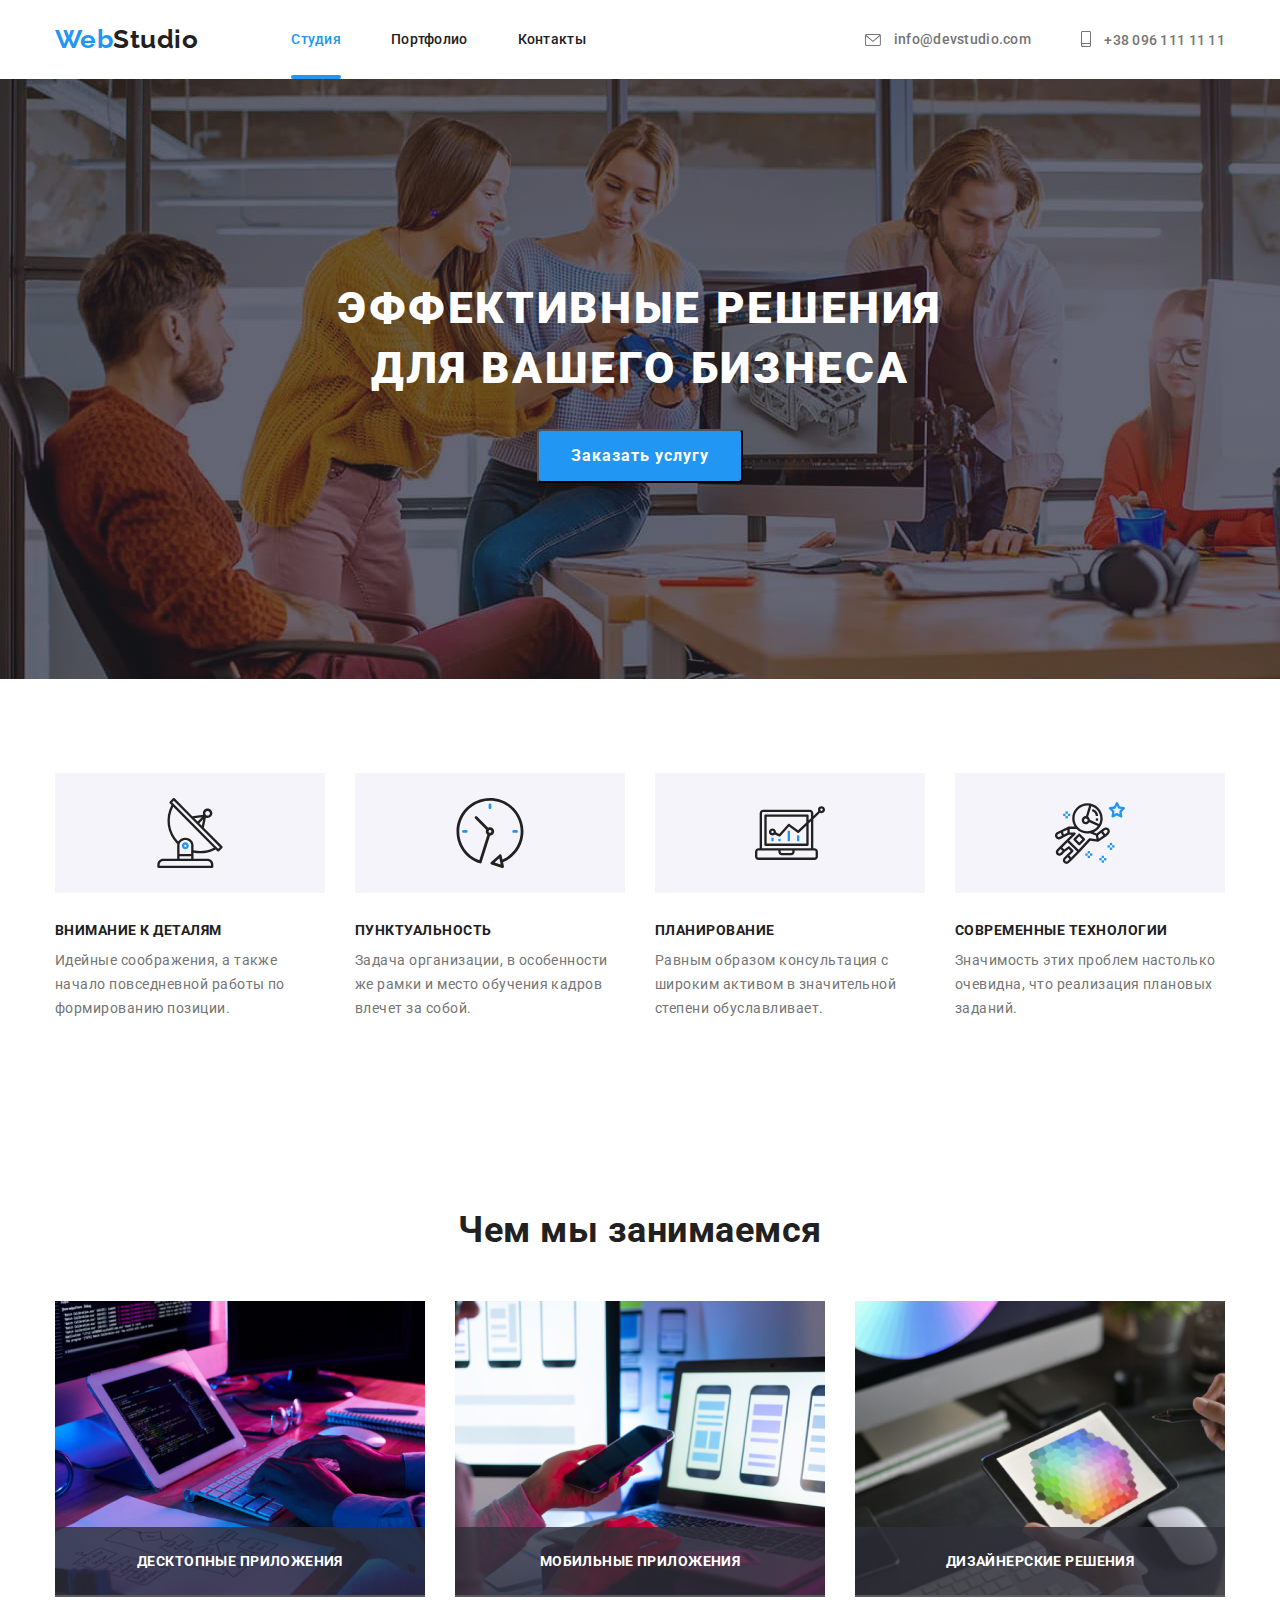
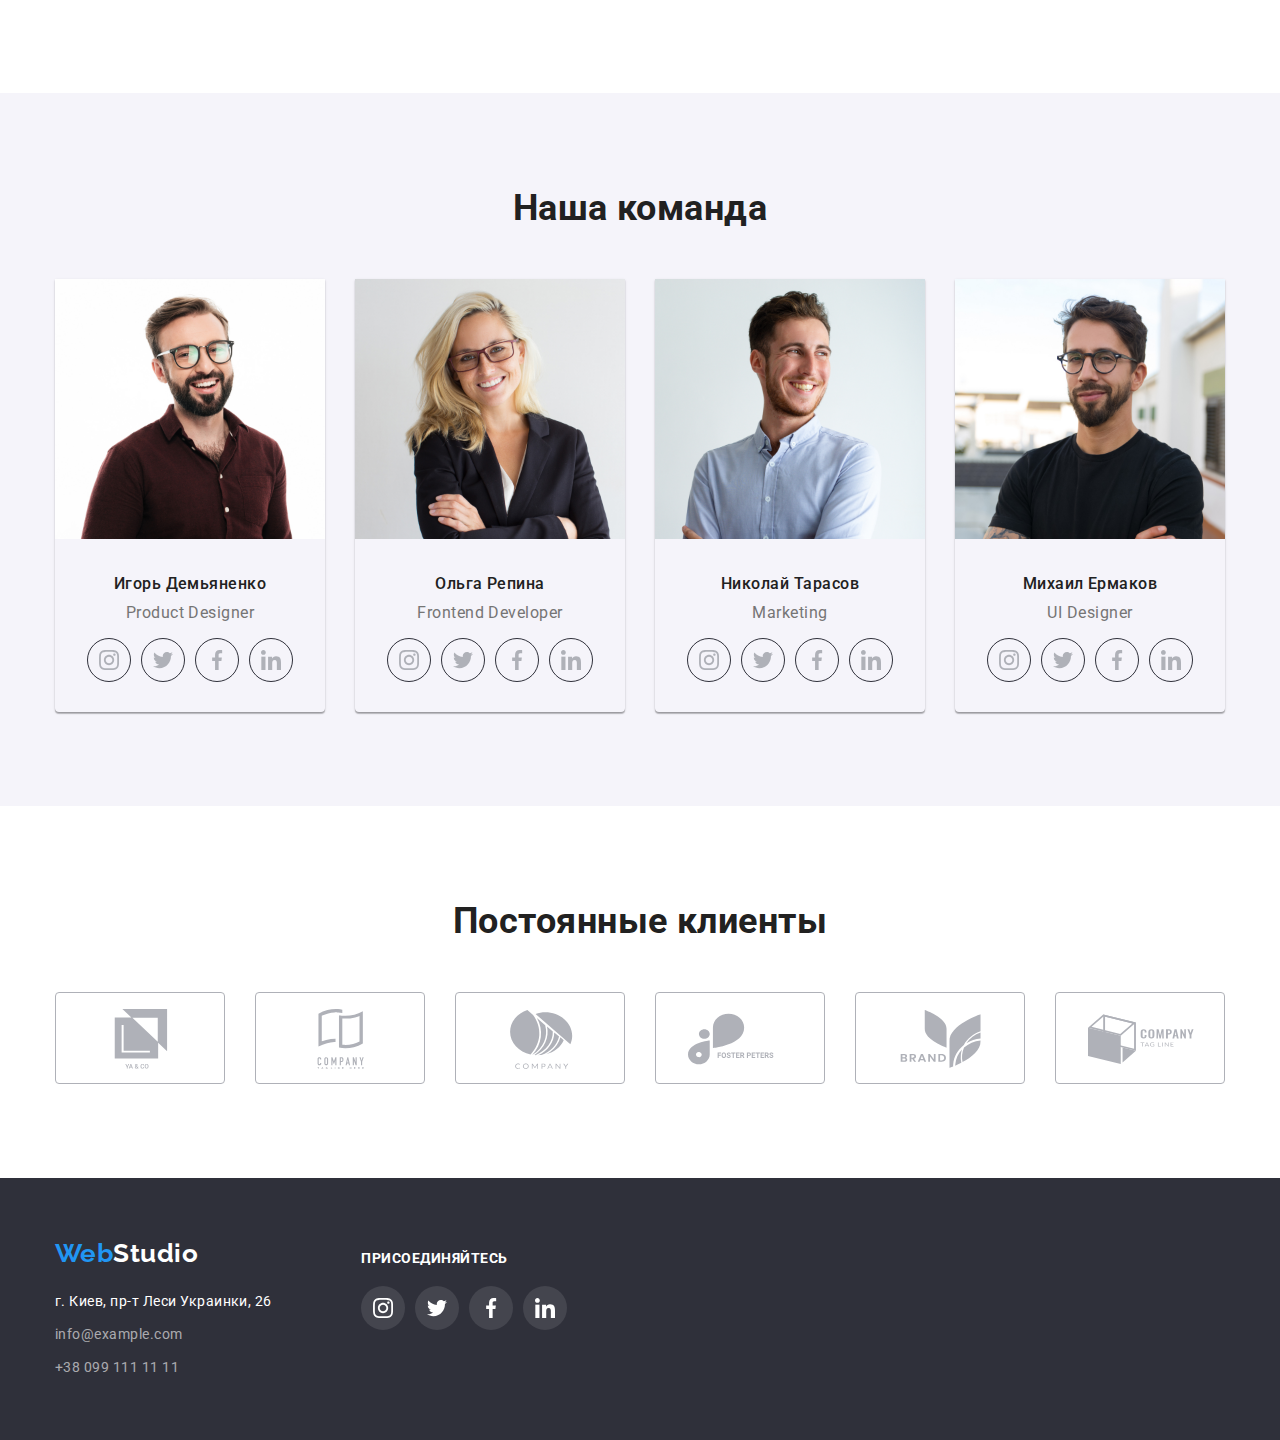
<file: index.html>
<!DOCTYPE html>
<html lang="ru">

<head>
    <meta charset="UTF-8">
    <meta http-equiv="X-UA-Compatible" content="IE=edge">
    <meta name="viewport" content="width=device-width, initial-scale=1.0">
    <title>Document</title>
    <link rel="preconnect" href="https://fonts.googleapis.com">
    <link rel="preconnect" href="https://fonts.gstatic.com" crossorigin>
    <link
        href="https://fonts.googleapis.com/css2?family=Oleo+Script&family=Raleway:wght@700&family=Roboto:wght@400;500;700;900&display=swap"
        rel="stylesheet">
    <link rel="stylesheet" type="text/css"
        href="https://cdnjs.cloudflare.com/ajax/libs/modern-normalize/1.1.0/modern-normalize.min.css">
    <link href="./css/style.css" rel="stylesheet">
</head>

<body>
    <!--Шапка сайта-->
    <header class="header">
        <div class="container line-box">
            <nav class="line-menu">
                <a class="logo" href="./index.html">Web<span>Studio</span></a>
                <ul class="menu-box">
                    <li> <a href="" class="list current">Студия</a></li>
                    <li> <a href="./portfolio.html" class="list">Портфолио</a></li>
                    <li> <a href="" class="list">Контакты</a></li>
                </ul>
            </nav>
            <ul>
                <li>
                    <a href="mailto:info@devstudio.com" target="_blank" class="list mailh">
                        <svg class="scvg" width="16px" height="12px">
                            <use href="./images/sprite.svg#icon-envelope"></use>
                        </svg>
                        info@devstudio.com
                    </a>
                </li>
                <li>
                    <a href="tel:+380961111111" target="_blank" class="list telh">
                        <svg class="scvg" width="10px" height="16px">
                            <use href="./images/sprite.svg#icon-smartphone"></use>
                        </svg>
                        +38 096 111 11 11
                    </a>
                </li>
            </ul>
        </div>
    </header>
    <main>
        <!--LДевиз и заказ услуги-->
        <section class="section-hero overlay">
            <div class="hero container ">

                <h1>Эффективные решения <br /> для вашего бизнеса</h1>
                <button class="button" type="button" data-modal-open>Заказать услугу</button>

            </div>
        </section>
        <!--Приоритеты в работе-->
        <section class="section">
            <div class="container">
                <!--<h2 class="section-title"></h2>  заголовок секции на будущее-->
                <ul class="list">
                    <div class="section-second">
                        <li class="list-item icon-antenna">
                            <h3>Внимание к деталям</h3>
                            <p>
                                Идейные соображения, а также начало повседневной работы по формированию позиции.
                            </p>
                        </li>
                        <li class="list-item icon-clock">
                            <h3>Пунктуальность</h3>
                            <p>
                                Задача организации, в особенности же рамки и место обучения кадров влечет за собой.
                            </p>
                        </li>
                        <li class="list-item icon-diagram">
                            <h3>Планирование</h3>
                            <p>
                                Равным образом консультация с широким активом в значительной степени обуславливает.
                            </p>
                        </li>
                        <li class="list-item icon-astronaut">
                            <h3>Современные технологии</h3>
                            <p>
                                Значимость этих проблем настолько очевидна, что реализация плановых заданий.
                            </p>
                        </li>
                    </div>
                </ul>
            </div>
        </section>
        <!--Чем мы занимаемся-->
        <section class="projects">
            <div class="container">
                <h2>Чем мы занимаемся</h2>
                <ul class="projects-element">
                    <li class="thumb">
                        <img src="./images/img1.jpg" alt="Руки на клавиатуре" width="370">
                        <p class="label">Десктопные приложения</p>
                    </li>
                    <li class="thumb">
                        <img src="./images/img2.jpg" alt="В руках телефон" width="370">
                        <p class="label">Мобильные приложения</p>
                    </li>
                    <li class="thumb">
                        <img src="./images/img3.jpg" alt="В руках планшет" width="370">
                        <p class="label">Дизайнерские решения</p>
                    </li>
                </ul>
            </div>
            </section>
        <!--Наша команда-->
        <section class="section-team">
            <div class="container">
                <h2>Наша команда</h2>
                <ul class="photo-team">
                    <li><img src="./images/photo1.jpg" alt="Фото Игорь Демьяненко" width="270">
                        <div class="team">
                            <h3>Игорь Демьяненко</h3>
                            <p>Product Designer</p>
                            <ul class="social">
                                <li class="social-network">
                                    <a href="" class="icon-size">
                                        <svg class="icon-social">
                                            <use href="./images/sprite.svg#icon-instagram"></use>
                                        </svg>
                                    </a>
                                </li>
                                <li class="social-network">
                                    <a href="" class="icon-size">
                                        <svg class="icon-social">
                                            <use href="./images/sprite.svg#icon-twitter"></use>
                                        </svg>
                                    </a>
                                </li>
                                <li class="social-network">
                                    <a href="" class="icon-size">
                                        <svg class="icon-social">
                                            <use href="./images/sprite.svg#icon-facebook"></use>
                                        </svg>
                                    </a>
                                </li>
                                <li class="social-network">
                                    <a href="" class="icon-size">
                                        <svg class="icon-social">
                                            <use href="./images/sprite.svg#icon-linkedin"></use>
                                        </svg>
                                    </a>
                                </li>
                            </ul>
                        </div>
                    </li>
                    <li>
                        <img src="./images/photo2.jpg" alt="Фото Ольга Репина" width="270">
                        <div class="team">
                            <h3>Ольга Репина</h3>
                            <p>Frontend Developer</p>
                            <ul class="social">
                                <li class="social-network">
                                    <a href="" class="icon-size">
                                        <svg class="icon-social">
                                            <use href="./images/sprite.svg#icon-instagram"></use>
                                        </svg>
                                    </a>
                                </li>
                                <li class="social-network">
                                    <a href="" class="icon-size">
                                        <svg class="icon-social">
                                            <use href="./images/sprite.svg#icon-twitter"></use>
                                        </svg>
                                    </a>
                                </li>
                                <li class="social-network">
                                    <a href="" class="icon-size">
                                        <svg class="icon-social">
                                            <use href="./images/sprite.svg#icon-facebook"></use>
                                        </svg>
                                    </a>
                                </li>
                                <li class="social-network">
                                    <a href="" class="icon-size">
                                        <svg class="icon-social">
                                            <use href="./images/sprite.svg#icon-linkedin"></use>
                                        </svg>
                                    </a>
                                </li>
                            </ul>
                        </div>
                    </li>
                    <li>
                        <img src="./images/photo3.jpg" alt="Фото Николай Тарасов" width="270">
                        <div class="team">
                            <h3>Николай Тарасов</h3>
                            <p>Marketing</p>
                            <ul class="social">
                                <li class="social-network">
                                    <a href="" class="icon-size">
                                        <svg class="icon-social">
                                            <use href="./images/sprite.svg#icon-instagram"></use>
                                        </svg>
                                    </a>
                                </li>
                                <li class="social-network">
                                    <a href="" class="icon-size">
                                        <svg class="icon-social">
                                            <use href="./images/sprite.svg#icon-twitter"></use>
                                        </svg>
                                    </a>
                                </li>
                                <li class="social-network">
                                    <a href="" class="icon-size">
                                        <svg class="icon-social">
                                            <use href="./images/sprite.svg#icon-facebook"></use>
                                        </svg>
                                    </a>
                                </li>
                                <li class="social-network">
                                    <a href="" class="icon-size">
                                        <svg class="icon-social">
                                            <use href="./images/sprite.svg#icon-linkedin"></use>
                                        </svg>
                                    </a>
                                </li>
                            </ul>
                        </div>
                    </li>
                    <li>
                        <img src="./images/photo4.jpg" alt="Фото Михаил Ермаков" width="270">
                        <div class="team">
                            <h3>Михаил Ермаков</h3>
                            <p>UI Designer</p>
                            <ul class="social">
                                <li class="social-network">
                                    <a href="" class="icon-size">
                                        <svg class="icon-social">
                                            <use href="./images/sprite.svg#icon-instagram"></use>
                                        </svg>
                                    </a>
                                </li>
                                <li class="social-network">
                                    <a href="" class="icon-size">
                                        <svg class="icon-social">
                                            <use href="./images/sprite.svg#icon-twitter"></use>
                                        </svg>
                                    </a>
                                </li>
                                <li class="social-network">
                                    <a href="" class="icon-size">
                                        <svg class="icon-social">
                                            <use href="./images/sprite.svg#icon-facebook"></use>
                                        </svg>
                                    </a>
                                </li>
                                <li class="social-network">
                                    <a href="" class="icon-size">
                                        <svg class="icon-social">
                                            <use href="./images/sprite.svg#icon-linkedin"></use>
                                        </svg>
                                    </a>
                                </li>
                            </ul>
                        </div>
                    </li>
                </ul>
            </div>
            </li>
        </section>
        <!--Постоянные клиенты-->
        <section class="regular-customers">
            <div class="container">
                <h2>Постоянные клиенты</h2>
                <ul class="customers">
                    <li class="logo-customer">
                        <a href="" class="group-size">
                            <svg class="icon-group">
                                <use href="./images/sprite.svg#icon-group"></use>
                            </svg>
                        </a>
                    </li>
                    <li class="logo-customer">
                        <a href="" class="group-size">
                            <svg class="icon-group">
                                <use href="./images/sprite.svg#icon-group2"></use>
                            </svg>
                        </a>
                    </li>
                    <li class="logo-customer">
                        <a href="" class="group-size">
                            <svg class="icon-group">
                                <use href="./images/sprite.svg#icon-group3"></use>
                            </svg>
                        </a>
                    </li>
                    <li class="logo-customer">
                        <a href="" class="group-size">
                            <svg class="icon-group">
                                <use href="./images/sprite.svg#icon-group4"></use>
                            </svg>
                        </a>
                    </li>
                    <li class="logo-customer">
                        <a href="" class="group-size">
                            <svg class="icon-group">
                                <use href="./images/sprite.svg#icon-group5"></use>
                            </svg>
                        </a>
                    </li>
                    <li class="logo-customer">
                        <a href="" class="group-size">
                            <svg class="icon-group">
                                <use href="./images/sprite.svg#icon-group6"></use>
                            </svg>
                        </a>
                    </li>
                </ul>
            </div>
        </section>
    </main>
    <!--Футер-->
    <footer class="footer">
        <div class="container">
            <div class="footer-address">
                <div class="footer-log">
                    <a class="logo logof" href="./index.html">Web<span>Studio</span></a>
                </div>
                <address>
                    <ul class="address">
                        <li><a href="https://goo.gl/maps/PEtUD6FRup9HMeJw8" class="link city
                            ">г. Киев, пр-т Леси Украинки, 26</a></li>
                        <li><a href="mailto:info@example.com" target="_blank" class="link mail
                            ">info@example.com</a></li>
                        <li><a href="tel:+380991111111" target="_blank" class="link tel
                            ">+38 099 111 11 11</a></li>
                    </ul>
                </address>
            </div>
            <div class="footer-join">
                <h2>Присоединяйтесь</h2>
                <ul class="social">
                    <li class="social-network">
                        <a href="" class="icon-size-footer">
                            <svg class="icon-social">
                                <use href="./images/sprite.svg#icon-instagram"></use>
                            </svg>
                        </a>
                    </li>
                    <li class="social-network">
                        <a href="" class="icon-size-footer">
                            <svg class="icon-social">
                                <use href="./images/sprite.svg#icon-twitter"></use>
                            </svg>
                        </a>
                    </li>
                    <li class="social-network">
                        <a href="" class="icon-size-footer">
                            <svg class="icon-social">
                                <use href="./images/sprite.svg#icon-facebook"></use>
                            </svg>
                        </a>
                    </li>
                    <li class="social-network">
                        <a href="" class="icon-size-footer">
                            <svg class="icon-social">
                                <use href="./images/sprite.svg#icon-linkedin"></use>
                            </svg>
                        </a>
                    </li>
                </ul>
            </div>
        </div>
    </footer>
    <div class="backdrop is-hidden" data-modal>
        <div class="modal">
            <button type="button" class="modal-close-btn" data-modal-close>
            <svg class="modal-icon-close" width="18" height="18" >
                <use href="./images/sprite.svg#icon-close"></use>
            </svg>
            </button>
        </div>
    </div>
<script src="./js/modal.js"></script>
</body>

</html>
</file>
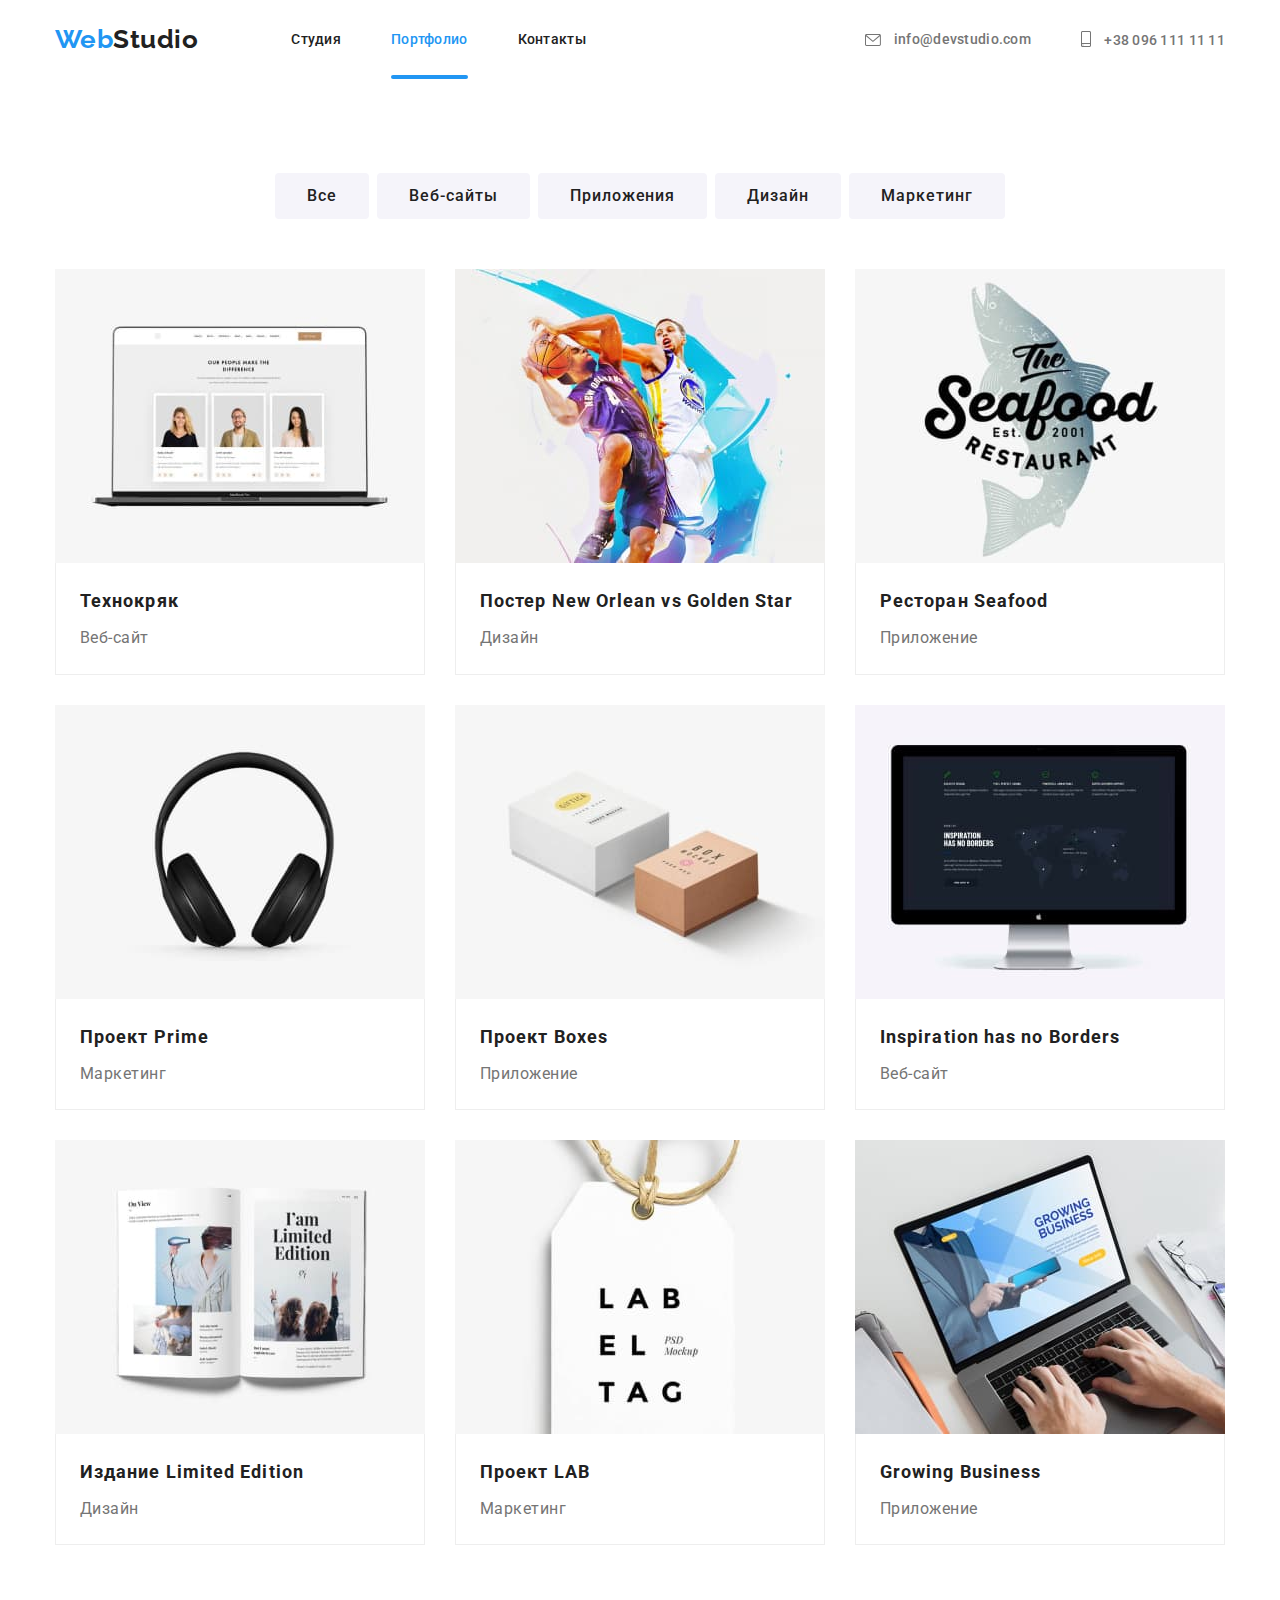
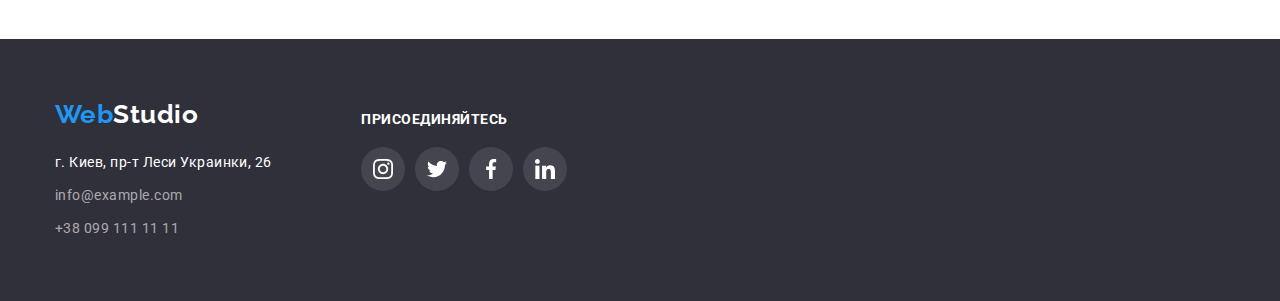
<file: portfolio.html>
<!DOCTYPE html>
<html lang="ru">

<head>
    <meta charset="UTF-8">
    <meta http-equiv="X-UA-Compatible" content="IE=edge">
    <meta name="viewport" content="width=device-width, initial-scale=1.0">
    <title>Document</title>
    <link rel="preconnect" href="https://fonts.googleapis.com">
    <link rel="preconnect" href="https://fonts.gstatic.com" crossorigin>
    <link
        href="https://fonts.googleapis.com/css2?family=Oleo+Script&family=Raleway:wght@700&family=Roboto:wght@400;500;700;900&display=swap"
        rel="stylesheet">
    <link rel="stylesheet"
        href="https://cdnjs.cloudflare.com/ajax/libs/modern-normalize/1.0.0/modern-normalize.min.css" />
    <link href="./css/style.css" rel="stylesheet">
</head>

<body>
    <!--Шапка сайта-->
    <header class="header">
        <div class="container line-box">
            <nav class="line-menu">
                <a class="logo" href="./index.html">Web<span>Studio</span></a>
                <ul class="menu-box">
                    <li> <a href="./index.html" class="list ">Студия</a></li>
                    <li> <a href="" class="list current">Портфолио</a></li>
                    <li> <a href="" class="list">Контакты</a></li>
                </ul>
            </nav>
            <ul class="menu-box">
                <li>
                    <a href="mailto:info@devstudio.com" target="_blank" class="list mailh">
                        <svg class="scvg" width="16px" height="12px">
                            <use href="./images/sprite.svg#icon-envelope"></use>
                        </svg>
                        info@devstudio.com
                    </a>
                </li>
                <li>
                    <a href="tel:+380961111111" target="_blank" class="list telh">
                        <svg class="scvg" width="10px" height="16px">
                            <use href="./images/sprite.svg#icon-smartphone"></use>
                        </svg>
                        +38 096 111 11 11
                    </a>
                </li>
            </ul>
        </div>
    </header>
    <main>
        <!-- <h1Портфолио></h1>-->
        <section class="portfolio">
            <div class="container">
                <ul class="buttons">
                    <li><button class="button" type="button">Все</button></li>
                    <li><button class="button" type="button">Веб-сайты</button></li>
                    <li><button class="button" type="button">Приложения</button></li>
                    <li><button class="button" type="button">Дизайн</button></li>
                    <li><button class="button" type="button">Маркетинг</button></li>
                </ul>
                <!-- <h2Портфолио></h2>-->
                <ul class="cards">
                    <li class="card">
                        <a class="card-box" href="">
                            <div class="box">
                                <img src="./images/portfolio1.jpg" alt="Три фото на ноутбуке" width="370">
                                <p class="card-overlay">Ресурс предлагает комплексные предложения с разным уровнем функционала и сервисов. Все это позволит посетителю получить
                                исчерпывающие сведения о компании или частном лице.</p>
                            </div>
                            <div class="cards-name">
                                <h3>Технокряк</h3>
                                <p>Веб-сайт</p>
                            </div>
                            <!-- <p>Текст для описания работи сайта</p> -->
                        </a>
                    </li>
                    <li class="card">
                        <a class="card-box" href="">
                            <div class="box">
                                <img src="./images/portfolio2.jpg" alt="Баскетболисти" width="370">
                                <p class="card-overlay">Ресурс предлагает комплексные предложения с разным уровнем функционала и сервисов. Все это позволит посетителю получить 
                                исчерпывающие сведения о компании или частном лице.</p>
                            </div>
                            <div class="cards-name">
                                <h3>Постер New Orlean vs Golden Star</h3>
                                <p>Дизайн</p>
                            </div>
                            <!-- <p>Текст для описания работи сайта</p> -->
                        </a>
                    </li>
                    <li class="card">
                        <a class="card-box" href="">
                            <div class="box">
                                <img src="./images/portfolio3.jpg" alt="Логотип ресторана" width="370">
                                <p class="card-overlay">Ресурс предлагает комплексные предложения с разным уровнем функционала и сервисов. Все это
                                позволит посетителю получить исчерпывающие сведения о компании или частном лице.</p>
                            </div>
                                <div class="cards-name">
                                <h3>Ресторан Seafood</h3>
                                <p>Приложение</p>
                            </div>
                            <!-- <p>Текст для описания работи сайта</p> -->
                        </a>
                    </li>
                    <li class="card">
                        <a class="card-box" href="">
                            <div class="box">
                                <img src="./images/portfolio4.jpg" alt="Наушники" width="370">
                                <p class="card-overlay">Ресурс предлагает комплексные предложения с разным уровнем функционала и сервисов. Все это
                                позволит посетителю получить исчерпывающие сведения о компании или частном лице.</p>
                            </div>
                            <div class="cards-name">
                                <h3>Проект Prime</h3>
                                <p>Маркетинг</p>
                            </div>
                            <!-- <p>Текст для описания работи сайта</p> -->
                        </a>
                    </li>
                    <li class="card">
                        <a class="card-box" href="">
                            <div class="box">
                                <img src="./images/portfolio5.jpg" alt="Коробочки" width="370">
                                <p class="card-overlay">Ресурс предлагает комплексные предложения с разным уровнем функционала и сервисов. Все это
                                позволит посетителю получить исчерпывающие сведения о компании или частном лице.</p>
                            </div>
                                <div class="cards-name">
                                <h3>Проект Boxes</h3>
                                <p>Приложение</p>
                            </div>
                            <!-- <p>Текст для описания работи сайта</p> -->
                        </a>
                    </li>
                    <li class="card">
                        <a class="card-box" href="">
                            <div class="box">
                                <img src="./images/portfolio6.jpg" alt="Монитор" width="370">
                                <p class="card-overlay">Ресурс предлагает комплексные предложения с разным уровнем функционала и сервисов. Все это
                                позволит посетителю получить исчерпывающие сведения о компании или частном лице.</p>
                            </div>
                            <div class="cards-name">
                                <h3>Inspiration has no Borders</h3>
                                <p>Веб-сайт</p>
                            </div>
                            <!-- <p>Текст для описания работи сайта</p> -->
                        </a>
                    </li>
                    <li class="card">
                        <a class="card-box" href="">
                            <div class="box">
                                <img src="./images/portfolio7.jpg" alt="Книга" width="370">
                                <p class="card-overlay">Ресурс предлагает комплексные предложения с разным уровнем функционала и сервисов. Все это
                                позволит посетителю получить исчерпывающие сведения о компании или частном лице.</p>
                            </div>
                                <div class="cards-name">
                                <h3>Издание Limited Edition</h3>
                                <p>Дизайн</p>
                            </div>
                            <!-- <p>Текст для описания работи сайта</p> -->
                        </a>
                    </li>
                    <li class="card">
                        <a class="card-box" href="">
                            <div class="box">
                                <img src="./images/portfolio8.jpg" alt="Ценник" width="370">
                                <p class="card-overlay">Ресурс предлагает комплексные предложения с разным уровнем функционала и сервисов. Все это
                                позволит посетителю получить исчерпывающие сведения о компании или частном лице.</p>
                            </div>
                                <div class="cards-name">
                                <h3>Проект LAB</h3>
                                <p>Маркетинг</p>
                            </div>
                            <!-- <p>Текст для описания работи сайта</p> -->
                        </a>
                    </li>
                    <li class="card">
                        <a class="card-box" href="">
                            <div class="box">
                                <img src="./images/portfolio9.jpg" alt="Ноутбук" width="370">
                                <p class="card-overlay">Ресурс предлагает комплексные предложения с разным уровнем функционала и сервисов. Все это
                                позволит посетителю получить исчерпывающие сведения о компании или частном лице.</p>
                            </div>
                                <div class="cards-name">
                                <h3>Growing Business</h3>
                                <p>Приложение</p>
                            </div>
                            <!-- <p>Текст для описания работи сайта</p> -->
                        </a>
                    </li>
                </ul>
            </div>
        </section>
    </main>
    <!--Футер-->
    <footer class="footer">
        <div class="container">
            <div class="footer-address">
                <div class="footer-log">
                    <a class="logo logof" href="./index.html">Web<span>Studio</span></a>
                </div>
                <address>
                    <ul class="address">
                        <li><a href="https://goo.gl/maps/PEtUD6FRup9HMeJw8" class="link city
                                ">г. Киев, пр-т Леси Украинки, 26</a></li>
                        <li><a href="mailto:info@example.com" target="_blank" class="link mail
                                ">info@example.com</a></li>
                        <li><a href="tel:+380991111111" target="_blank" class="link tel
                                ">+38 099 111 11 11</a></li>
                    </ul>
                </address>
            </div>
            <div class="footer-join">
                <h2>Присоединяйтесь</h2>
                <ul class="social">
                    <li class="social-network">
                        <a href="" class="icon-size-footer">
                            <svg class="icon-social">
                                <use href="./images/sprite.svg#icon-instagram"></use>
                            </svg>
                        </a>
                    </li>
                    <li class="social-network">
                        <a href="" class="icon-size-footer">
                            <svg class="icon-social">
                                <use href="./images/sprite.svg#icon-twitter"></use>
                            </svg>
                        </a>
                    </li>
                    <li class="social-network">
                        <a href="" class="icon-size-footer">
                            <svg class="icon-social">
                                <use href="./images/sprite.svg#icon-facebook"></use>
                            </svg>
                        </a>
                    </li>
                    <li class="social-network">
                        <a href="" class="icon-size-footer">
                            <svg class="icon-social">
                                <use href="./images/sprite.svg#icon-linkedin"></use>
                            </svg>
                        </a>
                    </li>
                </ul>
            </div>
        </div>
    </footer>
</body>

</html>
</file>
<file: css/style.css>
/* Палитра цветов
белий #FFFFFF;
голубой #2196F3;
черний текст #212121;
серий текст #757575; 
фон основной #ffffff;
фон команди #F5F4FA;
фон героя и футера #2F303A; */
:root {
  --primery-text-color: #212121;
  --parahraf-text-color: #757575;
  --accent-color: #2196f3;
  --hero-text-color: #ffffff;
  --background-color: #ffffff;
  --background-team-color: #f5f4fa;
  --background-hero-footer-color: #2f303a;
  --footer-mail-tel-color: rgba(255, 255, 255, 0.6);
  --hero-buttom-hover-color: #188ce8;
  --icon-social-color: #afb1b8;
  --shadow-color: #000000;
}
body {
  background-color: var(--background-color);
  color: var(--primery-text-color);
  font-family: Roboto, sans-serif;
  font-style: normal;
  letter-spacing: 0.03em;
}

a {
  text-decoration: none;
  color: inherit;
}
.container {
  width: 1200px;
  padding-left: 15px;
  padding-right: 15px;
  margin-left: auto;
  margin-right: auto;
  /* position: relative; */
}
li {
  list-style: none;
}
h1,
h2,
h3,
h4,
ul,
p {
  margin: 0px;
  padding: 0px;
}
/* Хедер*/
/* Логотип */
.logo {
  font-family: Raleway, Oleo Script, sans-serif;
  font-weight: bold;
  font-size: 26px;
  line-height: 31px;
  color: #2196f3;
  margin-right: 93px;
  padding-top: 24px;
  padding-bottom: 24px;
}
.logo span {
  color: #212121;
}
.logo:hover {
  color: var(--primery-text-color);
}
.logo span:hover {
  color: var(--accent-color);
}
/* .header {
  border: 0px solid #ececec;
} */
.line-box {
  display: flex;
  align-items: center;
}
.line-box li {
  display: block;
}
.line-box li + li {
  margin-left: 50px;
}
.line-box > ul {
  display: flex;
  align-items: center;
  margin-left: auto;
}
.line-menu {
  display: flex;
}
.menu-box {
  display: flex;
  align-items: center;
}
.scvg {
  margin-right: 10px;
  position: relative;
  bottom: -2px;
}
.header .list {
  font-weight: 500;
  font-size: 14px;
  line-height: 1.14;
  letter-spacing: 0.02em;
  padding: 32px 0px;
}
.mailh,
.telh {
  color: var(--parahraf-text-color);
  fill: var(--parahraf-text-color);
  align-items: center;
}
.header .list:hover,
.header .list:focus {
  color: var(--accent-color);
  fill: var(--accent-color);
}
.current {
  position: relative;
  color: var(--accent-color);
}
.current::after {
  content: "";
  position: absolute;
  width: 100%;
  height: 4px;
  background: var(--accent-color);
  border-radius: 2px;
  bottom: 0;
  left: 0;
}
/*index*/
/* hero */
.section-hero {
  /* background-color: var(--background-hero-footer-color); */
  padding-top: 200px;
  padding-bottom: 280px;
  background: #c4c4c4;
  /* background-image: url(../images/background-hero1.jpg); */
}
/*overlay*/
.overlay {
  max-width: 1600px;
  height: 600px;
  margin-left: auto;
  margin-right: auto;
  background-image: linear-gradient(
      to right,
      rgba(47, 48, 58, 0.4),
      rgba(47, 48, 58, 0.4)
    ),
    url(../images/background-hero1.jpg);
}
.hero {
  text-align: center;
}

h1 {
  color: var(--hero-text-color);
  /* background-color: var(--background-hero-footer-color); */
  font-weight: 900;
  font-size: 44px;
  line-height: 1.36;
  text-align: center;
  letter-spacing: 0.06em;
  text-transform: uppercase;
  margin-bottom: 30px;
}
.button {
  color: var(--hero-text-color);
  background-color: var(--accent-color);
  font-family: Roboto, sans-serif;
  font-weight: 700;
  font-size: 16px;
  line-height: 1.88;
  border-radius: 4px;
  display: inline-block;
  padding: 10px 32px;
  letter-spacing: 0.06em;
  cursor: pointer;
}
.button:hover,
.button:focus {
  background-color: var(--hero-buttom-hover-color);
}

/* Секции */
.section-second,
.projects,
.section-team,
.regular-customers,
.portfolio {
  padding: 94px 0;
}
.section-second {
  width: 270;
  padding-top: 94px;
}
.section-second,
.projects-element,
.photo-team,
.regular-customers,
.footer > div,
.buttons {
  display: flex;
}

.list-item::before {
  display: block;
  content: "";
  height: 120px;
  background-size: 70px 70px;
  background-repeat: no-repeat;
  background-position: center;
  background-color: #f5f4fa;
  margin-bottom: 30px;
}
.icon-antenna::before {
  background-image: url(../images/antenna.svg);
}
.icon-clock::before {
  background-image: url(../images/clock.svg);
}
.icon-diagram::before {
  background-image: url(../images/diagram.svg);
}
.icon-astronaut::before {
  background-image: url(../images/astronaut.svg);
}
.section-second > li + li {
  margin-left: 30px;
}
.projects-element > li + li {
  margin-left: 30px;
}
.thumb {
  position: relative;
}
.label {
  position: absolute;
  bottom: 2px;
  left: 0;
  width: 100%;
  height: 70px;
  background: rgba(47, 48, 58, 0.8);
  padding-top: 27px;
  padding-bottom: 27px;
  font-family: Roboto;
  font-style: normal;
  font-weight: 700;
  font-size: 14px;
  line-height: 1.14;
  text-align: center;
  letter-spacing: 0.03em;
  text-transform: uppercase;
  color: #ffffff;
}
.photo-team > li + li {
  margin-left: 30px;
}
.photo-team > li {
  box-shadow: 0px 1px 3px rgba(0, 0, 0, 0.12), 0px 1px 1px rgba(0, 0, 0, 0.14),
    0px 2px 1px rgba(0, 0, 0, 0.2);
  border-radius: 0px 0px 4px 4px;
}
h2 {
  font-weight: 700;
  font-size: 36px;
  line-height: 1.17;
  text-align: center;
  margin-bottom: 50px;
}
.section h3 {
  font-weight: 700;
  font-size: 14px;
  line-height: 1.14;
  text-transform: uppercase;
  margin-bottom: 10px;
  width: 270px;
  height: 16px;
}
p {
  color: var(--parahraf-text-color);
  font-weight: normal;
  width: 270px;
}
.section p {
  font-size: 14px;
  line-height: 1.71;
}
.section-team {
  background: var(--background-team-color);
}
.section-team h3 {
  font-weight: 500;
  font-size: 16px;
  line-height: 1.19;
  text-align: center;
  margin-bottom: 10px;
}
.section-team p {
  font-size: 16px;
  line-height: 1.19;
  text-align: center;
  margin-bottom: 16px;
}
.team {
  padding-top: 30px;
  padding-bottom: 30px;
}
.social {
  display: flex;
  justify-content: center;
  align-items: center;
}
.icon-size {
  display: flex;
  width: 44px;
  height: 44px;
  justify-content: center;
  align-items: center;
  border: 1px solid #2f303a;
  border-radius: 50%;
  fill: var(--icon-social-color);
}

.icon-social {
  width: 20px;
  height: 20px;
}
.icon-social:hover {
  fill: var(--hero-text-color);
}
.social-network:not(:last-child) {
  margin-right: 10px;
}

.icon-size:hover,
.icon-size:focus {
  background-color: var(--accent-color);
  fill: var(--hero-text-color);
}
/* постоянные клиенты */
.customers {
  display: flex;
}
.logo-customer {
  display: flex;
  width: 170px;
  height: 92px;
  border: 1px solid var(--icon-social-color);
  box-sizing: border-box;
  border-radius: 4px;
}

.logo-customer:not(:last-child) {
  margin-right: 30px;
}

.group-size {
  display: flex;
  padding: 16px 32px;
}
.icon-group {
  display: flex;
  width: 106px;
  height: 60px;
  fill: var(--icon-social-color);
  justify-content: center;
  align-items: center;
}
.logo-customer:hover,
.logo-customer:focus {
  border: 1px solid var(--accent-color);
}
.group-size:hover svg,
.group-size:focus svg {
  fill: var(--accent-color);
}
/* Футер */
.footer {
  font-weight: 400;
  font-size: 14px;
  line-height: 1.71;
  background-color: var(--background-hero-footer-color);
  padding-top: 60px;
  padding-bottom: 60px;
}
.footer-address {
  margin-right: 70px;
}
.footer .link:hover,
.footer .list:focus {
  color: var(--accent-color);
}
.footer-log {
  margin-bottom: 20px;
}
.logof span {
  color: var(--hero-text-color);
}
.logof:hover {
  color: var(--hero-text-color);
}
.logof span:hover {
  color: var(--accent-color);
}
/* .address>li {
    margin-bottom: 9px;
} */
.address > li:not(:last-child) {
  margin-bottom: 9px;
}
.city {
  font-style: normal;
  color: var(--hero-text-color);
}
.mail,
.tel {
  font-style: normal;
  color: var(--footer-mail-tel-color);
}
.footer-join {
  justify-content: center;
  align-items: center;
}
.footer-join h2 {
  width: 145px;
  height: 16px;
  font-weight: bold;
  font-size: 14px;
  color: var(--background-color);
  text-transform: uppercase;
  margin-top: 12px;
  margin-bottom: 20px;
}
.icon-size-footer {
  display: flex;
  width: 44px;
  height: 44px;
  justify-content: center;
  align-items: center;
  background-color: rgba(255, 255, 255, 0.1);
  border-radius: 50%;
  fill: var(--hero-text-color);
}
.icon-size-footer:hover,
.icon-size-footer:focus {
  background-color: var(--accent-color);
}
/*portfolio*/
.buttons button {
  color: var(--primery-text-color);
  background-color: var(--background-team-color);
  font-family: Roboto, sans-serif;
  font-weight: 500;
  font-size: 16px;
  border: transparent;
  border-radius: 4px;
  line-height: 1.63;
  text-align: center;
  transition: background-color 250ms cubic-bezier(0.4, 0, 0.2, 1);
}
.buttons > li + li {
  margin-left: 8px;
}
.buttons {
  justify-content: center;
  padding-bottom: 50px;
}
.button:hover,
.button:focus {
  box-shadow: 0px 3px 1px rgba 0px 1px 2px rgba(0, 0, 0, 0.08);
  border-radius: 4px;
}
.cards {
  display: flex;
  flex-wrap: wrap;
  margin-left: -30px;
  margin-top: -30px;
}
.card {
  margin-left: 30px;
  margin-top: 30px;
  flex-basis: calc(100%-90px) / 3;
  border: 1px;
}
.box {
  position: relative;
  overflow: hidden;
}
.card-overlay {
  position: absolute;
  top: 0;
  left: 0;
  width: 100%;
  padding: 63px 24px;
  font-family: Roboto;
  font-style: normal;
  font-weight: normal;
  font-size: 18px;
  line-height: 28px;
  color: rgba(255, 255, 255, 1);
  background: rgba(33, 150, 243, 0.9);
  overflow: auto;
  transform: translateY(100%);
  transition: transform 250ms cubic-bezier(0.4, 0, 0.2, 1);
}
.card-box:hover .card-overlay,
.card-box:focus .card-overlay {
  transform: translateY(0%);
}
.card:hover {
  box-shadow: 1px 4px 6px rgba(0, 0, 0, 0.16), 0px 4px 4px rgba(0, 0, 0, 0.06);
}
.buttons button:hover,
.buttons button:focus {
  color: var(--hero-text-color);
  background-color: var(--accent-color);
  box-shadow: 1px 4px 6px rgba(0, 0, 0, 0.16), 0px 4px 4px rgba(0, 0, 0, 0.06);
}
.cards h2 {
  font-weight: 700;
  font-size: 18px;
  line-height: 2;
  letter-spacing: 0.06em;
  text-align: left;
}
.cards h3 {
  font-weight: 700;
  font-size: 18px;
  line-height: 2;
  letter-spacing: 0.06em;
  margin-bottom: 4px;
}
.cards p {
  font-size: 16px;
  line-height: 1.88;
}
.cards-name {
  padding-top: 20px;
  padding-right: 24px;
  padding-bottom: 20px;
  padding-left: 24px;
  border-right: 1px solid #eeeeee;
  border-left: 1px solid #eeeeee;
  border-bottom: 1px solid #eeeeee;
  margin-top: -4px;
}
.backdrop {
  position: fixed;
  top: 0;
  left: 0;
  width: 100vw;
  height: 100vh;
  background: rgba(0, 0, 0, 0.2);
  transition: opacity 500ms linear, visibility 500ms linear;
}
.backdrop.is-hidden {
  opacity: 0;
  visibility: hidden;
  pointer-events: none;
}
.modal {
  position: absolute;
  top: 50%;
  left: 50%;
  transform: translate(-50%, -50%);
  width: 528px;
  height: 581px;
  background-color: var(--background-color);
  box-shadow: 0px 1px 3px rgba(0, 0, 0, 0.12), 0px 1px 1px rgba(0, 0, 0, 0.14),
    0px 2px 1px rgba(0, 0, 0, 0.2);
  border-radius: 4px;
}
.modal-close-btn {
  position: absolute;
  top: 8px;
  right: 8px;
  display: flex;
  justify-content: center;
  align-items: center;
  cursor: pointer;
  width: 30px;
  height: 30px;
  border-radius: 50px;
  background: #ffffff;
  border: 1px solid rgba(0, 0, 0, 0.1);
  padding: 0;
}
</file>
